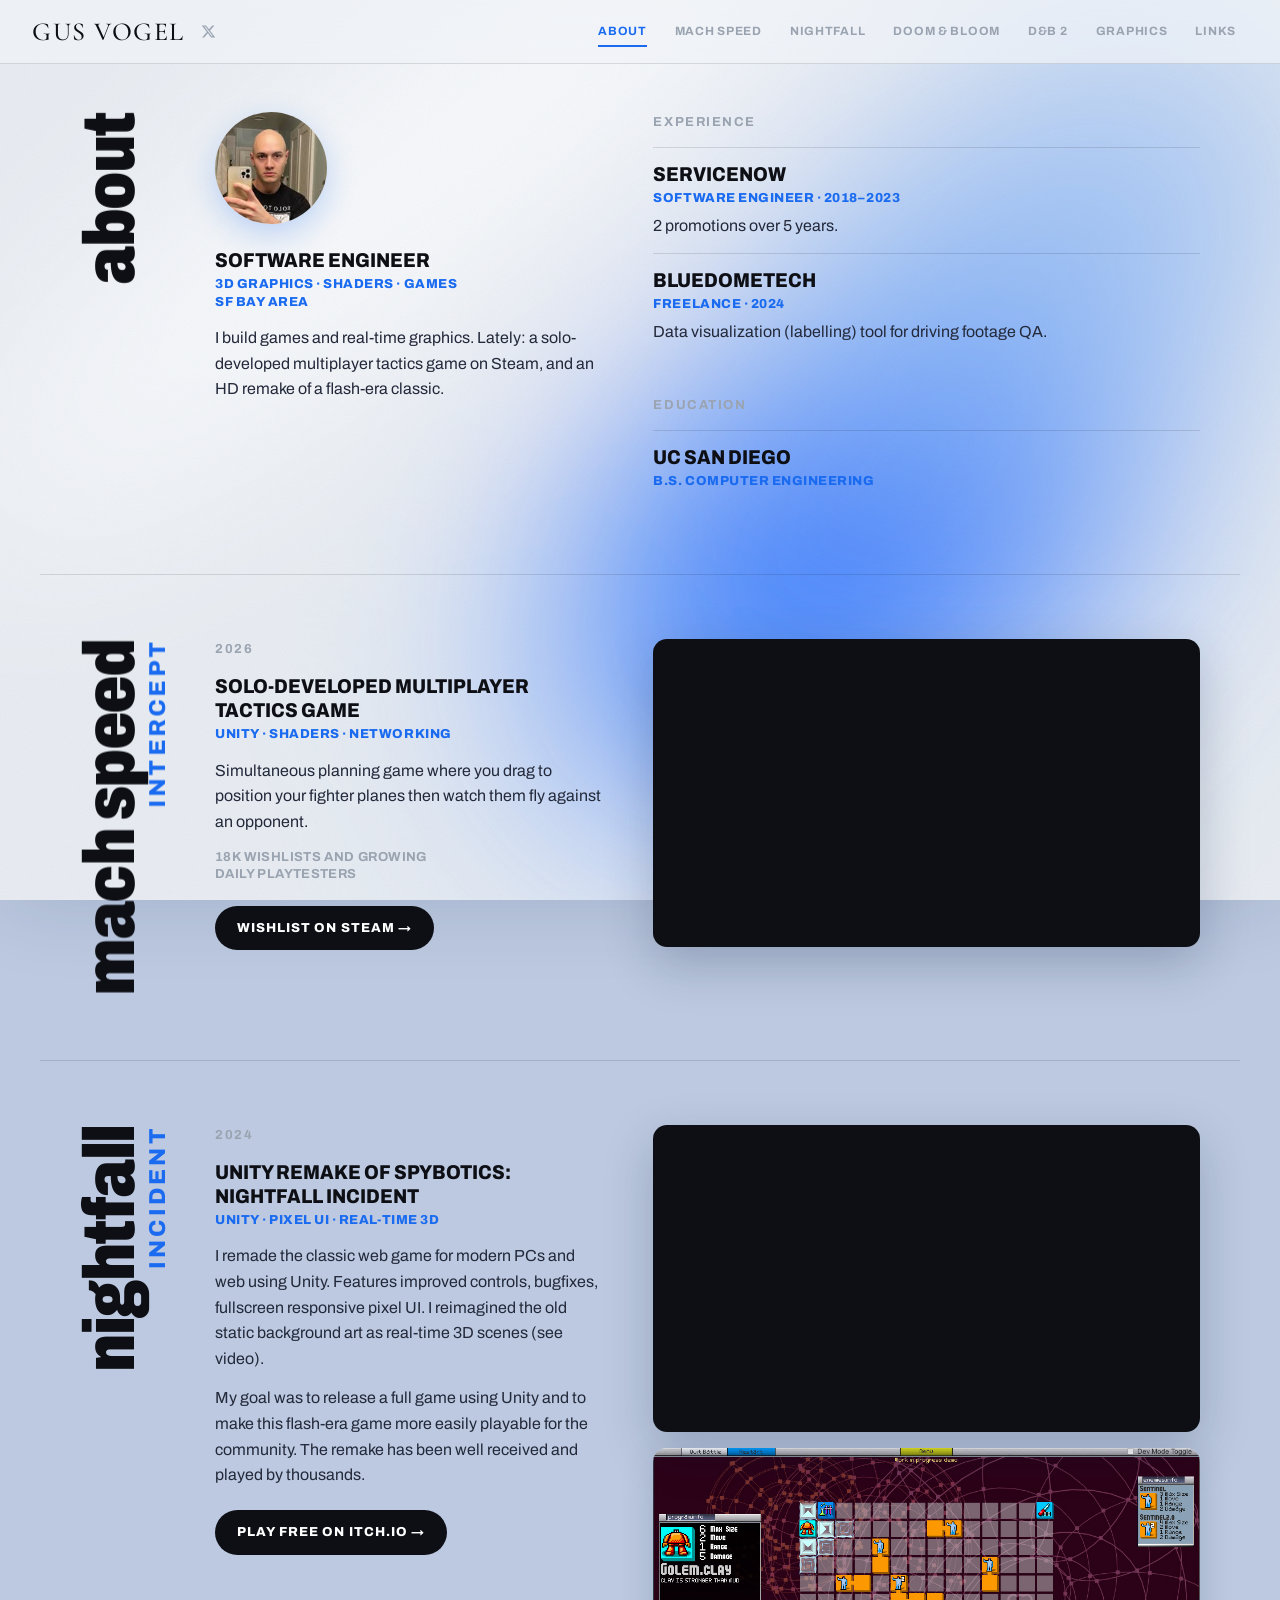
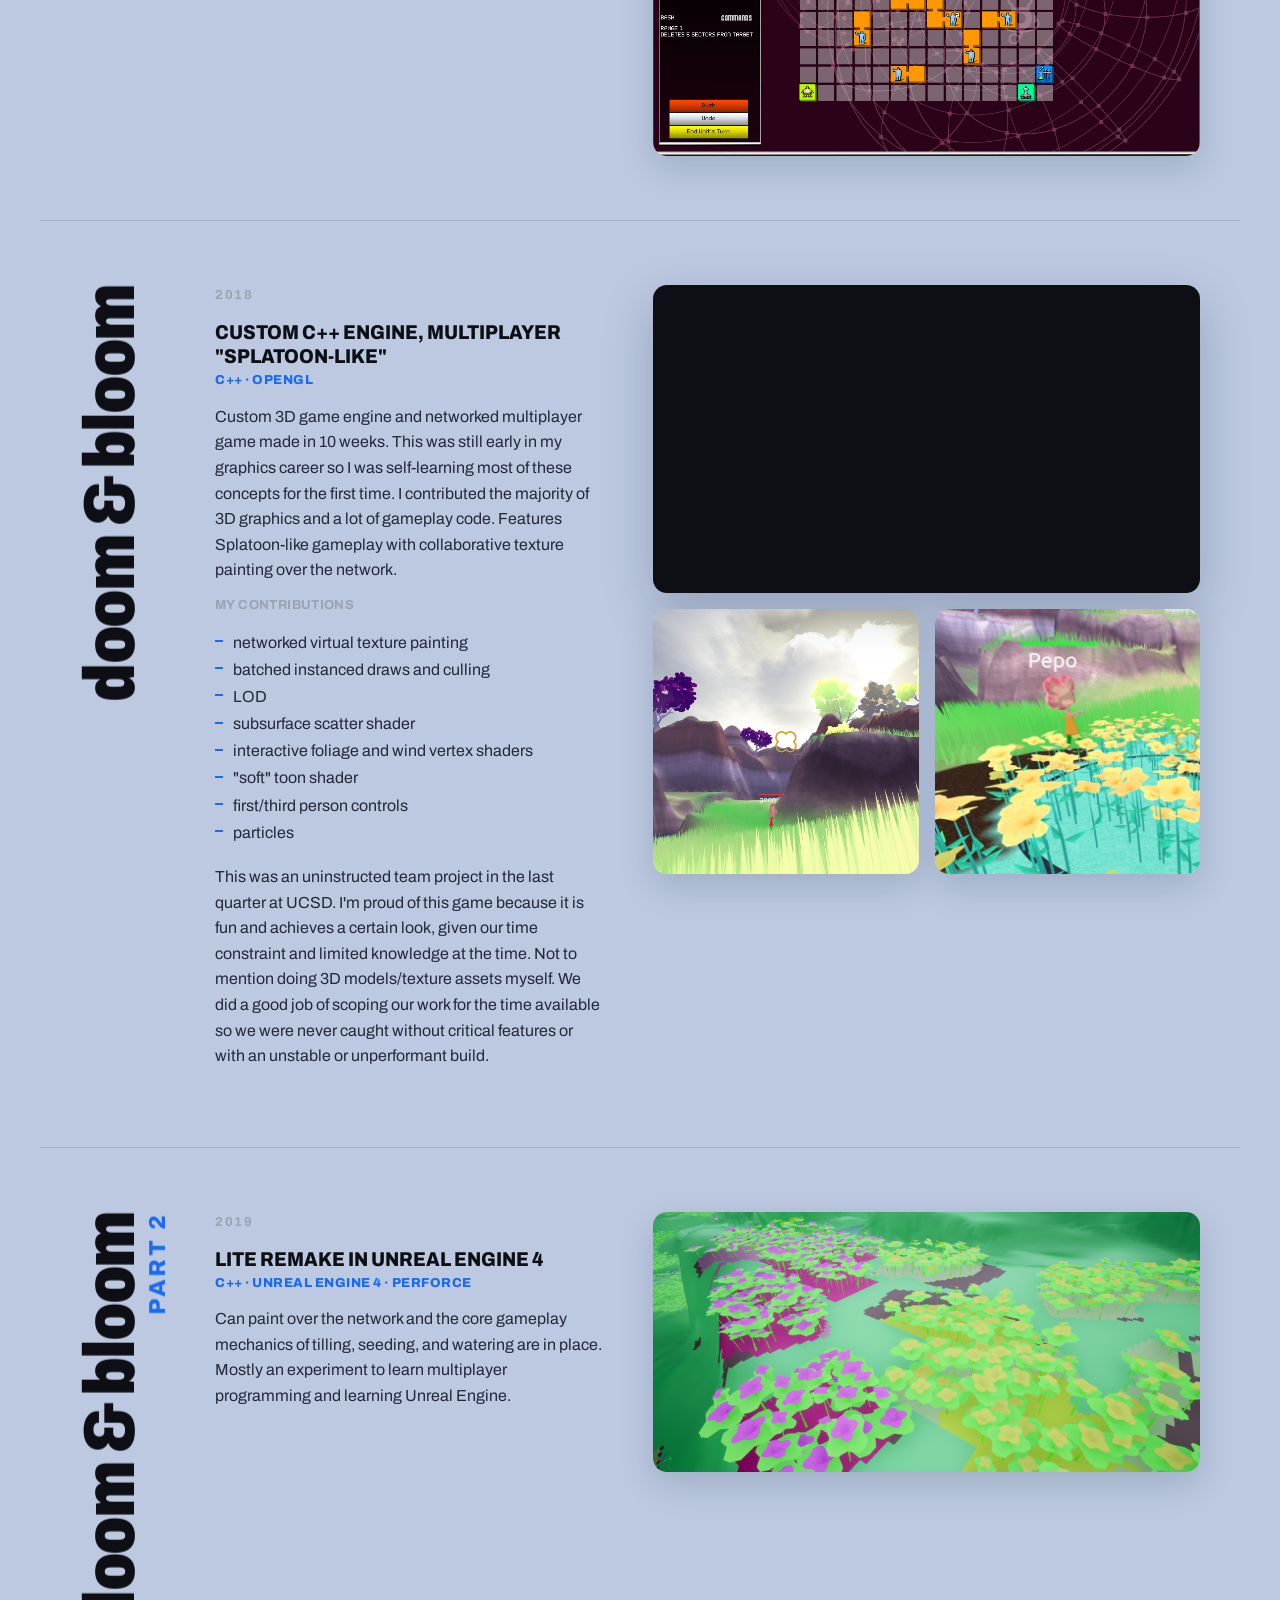
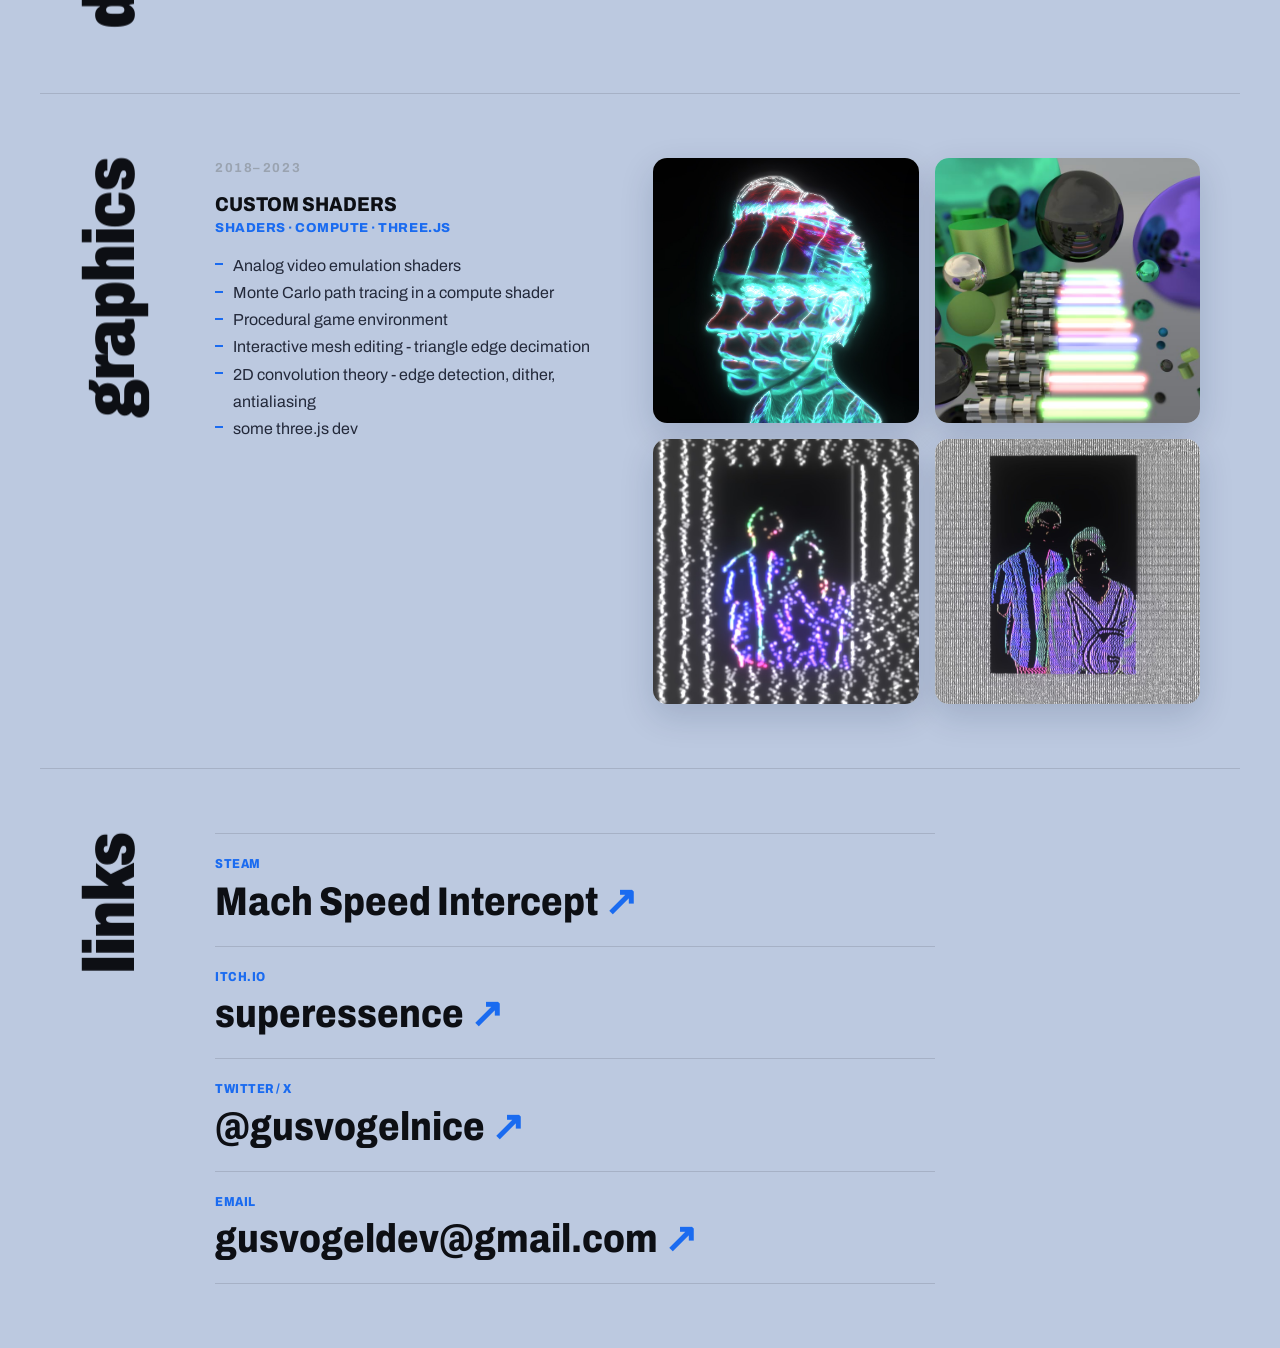
<file: index.html>
﻿<!DOCTYPE html>
<html lang="en">
<head>
    <meta charset="utf-8">
    <meta name="viewport" content="width=device-width, initial-scale=1">
    <title>Gus Vogel</title>
    <link rel="preconnect" href="https://fonts.googleapis.com">
    <link rel="preconnect" href="https://fonts.gstatic.com" crossorigin>
    <link rel="stylesheet" href="https://fonts.googleapis.com/css2?family=Archivo:wdth,wght@62..125,100..900&family=Cormorant+Garamond:wght@500&display=swap">
    <link rel="stylesheet" href="style.css">
    <script src="site.js" defer></script>
</head>
<body>

    <!-- Soft blurred gradient backdrop (fixed behind everything) -->
    <div class="haze" aria-hidden="true">
        <svg class="haze-blob" viewBox="0 0 1000 1000" preserveAspectRatio="xMidYMid slice">
            <defs>
                <filter id="soften" x="-50%" y="-50%" width="200%" height="200%">
                    <feGaussianBlur stdDeviation="70" />
                </filter>
                <radialGradient id="core" cx="50%" cy="50%" r="50%">
                    <stop class="haze-core-stop" offset="0" />
                    <stop class="haze-core-stop" offset="0.55" stop-opacity="0.75" />
                    <stop class="haze-soft-stop" offset="1" stop-opacity="0" />
                </radialGradient>
            </defs>
            <g filter="url(#soften)">
                <ellipse cx="640" cy="560" rx="300" ry="190" fill="url(#core)" transform="rotate(-38 640 560)" />
                <ellipse cx="760" cy="380" rx="200" ry="120" class="haze-soft-fill" opacity="0.7" transform="rotate(-38 760 380)" />
                <!-- white diagonal sheen, like light across a bottle -->
                <ellipse cx="380" cy="300" rx="420" ry="70" fill="#ffffff" opacity="0.9" transform="rotate(-38 380 300)" />
            </g>
        </svg>
        <svg class="haze-grain" width="100%" height="100%">
            <filter id="grain">
                <feTurbulence type="fractalNoise" baseFrequency="0.9" numOctaves="2" stitchTiles="stitch" />
                <feColorMatrix values="0 0 0 0 0.5  0 0 0 0 0.55  0 0 0 0 0.65  0 0 0 0.6 0" />
            </filter>
            <rect width="100%" height="100%" filter="url(#grain)" />
        </svg>
    </div>

    <header class="site-header">
        <div class="brand">
            <a class="wordmark" href="#about">Gus Vogel</a>
            <a class="social" href="https://x.com/gusvogelnice" aria-label="Gus Vogel on X" title="@gusvogelnice on X">
                <svg viewBox="0 0 24 24" aria-hidden="true"><path d="M18.244 2.25h3.308l-7.227 8.26 8.502 11.24H16.17l-5.214-6.817L4.99 21.75H1.68l7.73-8.835L1.254 2.25H8.08l4.713 6.231zm-1.161 17.52h1.833L7.084 4.126H5.117z" /></svg>
            </a>
        </div>
        <nav class="tabs" aria-label="Sections">
            <a href="#about">About</a>
            <a href="#mach-speed">Mach Speed</a>
            <a href="#nightfall">Nightfall</a>
            <a href="#doom-bloom">Doom &amp; Bloom</a>
            <a href="#doom-bloom-2">D&amp;B 2</a>
            <a href="#graphics">Graphics</a>
            <a href="#links">Links</a>
        </nav>
    </header>

    <main>

        <section class="panel" id="about">
            <h2 class="side-title">about</h2>
            <div class="panel-body">
                <div class="info">
                    <img class="avatar" src="./Assets/face.jpg" alt="Gus Vogel" />
                    <h3 class="label">Software engineer</h3>
                    <p class="tags">3D graphics · Shaders · Games<br>SF Bay Area</p>
                    <p>I build games and real-time graphics. Lately: a solo-developed multiplayer tactics game on Steam, and an HD remake of a flash-era classic.</p>
                </div>
                <div class="info">
                    <p class="eyebrow">Experience</p>
                    <div class="entry">
                        <h3 class="label">ServiceNow</h3>
                        <p class="tags">Software Engineer · 2018–2023</p>
                        <p>2 promotions over 5 years.</p>
                    </div>
                    <div class="entry">
                        <h3 class="label">BlueDomeTech</h3>
                        <p class="tags">Freelance · 2024</p>
                        <p>Data visualization (labelling) tool for driving footage QA.</p>
                    </div>

                    <p class="eyebrow">Education</p>
                    <div class="entry">
                        <h3 class="label">UC San Diego</h3>
                        <p class="tags">B.S. Computer Engineering</p>
                    </div>
                </div>
            </div>
        </section>

        <section class="panel" id="mach-speed">
            <h2 class="side-title">mach speed<span class="side-sub">intercept</span></h2>
            <div class="panel-body">
                <div class="info">
                    <p class="eyebrow">2026</p>
                    <h3 class="label">Solo-developed multiplayer tactics game</h3>
                    <p class="tags">Unity · Shaders · Networking</p>
                    <p>Simultaneous planning game where you drag to position your fighter planes then watch them fly against an opponent.</p>
                    <p class="muted">18k wishlists and growing<br>Daily playtesters</p>
                    <a class="cta" href="https://store.steampowered.com/app/3438610/Mach_Speed_Intercept/">Wishlist on Steam</a>
                </div>
                <div class="media">
                    <div class="video"><iframe src="https://www.youtube.com/embed/fY1Stgp0UWM" title="Mach Speed Intercept gameplay" allow="accelerometer; autoplay; clipboard-write; encrypted-media; gyroscope; picture-in-picture; web-share" allowfullscreen loading="lazy"></iframe></div>
                </div>
            </div>
        </section>

        <section class="panel" id="nightfall">
            <h2 class="side-title">nightfall<span class="side-sub">incident</span></h2>
            <div class="panel-body">
                <div class="info">
                    <p class="eyebrow">2024</p>
                    <h3 class="label">Unity remake of Spybotics: Nightfall Incident</h3>
                    <p class="tags">Unity · Pixel UI · Real-time 3D</p>
                    <p>I remade the classic web game for modern PCs and web using Unity. Features improved controls, bugfixes, fullscreen responsive pixel UI. I reimagined the old static background art as real-time 3D scenes (see video).</p>
                    <p>My goal was to release a full game using Unity and to make this flash-era game more easily playable for the community. The remake has been well received and played by thousands.</p>
                    <a class="cta" href="https://superessence.itch.io/nightfall">Play free on itch.io</a>
                </div>
                <div class="media">
                    <div class="video"><iframe src="https://www.youtube.com/embed/bjv9bVnHo6k" title="Nightfall Incident HD - all new 3D backdrops" allow="accelerometer; autoplay; clipboard-write; encrypted-media; gyroscope; picture-in-picture; web-share" allowfullscreen loading="lazy"></iframe></div>
                    <a class="shot" href="./Assets/spybotics.jpg"><img src="./Assets/spybotics.jpg" alt="Nightfall Incident remake screenshot" loading="lazy"></a>
                </div>
            </div>
        </section>

        <section class="panel" id="doom-bloom">
            <h2 class="side-title">doom &amp; bloom</h2>
            <div class="panel-body">
                <div class="info">
                    <p class="eyebrow">2018</p>
                    <h3 class="label">Custom C++ engine, multiplayer "Splatoon-like"</h3>
                    <p class="tags">C++ · OpenGL</p>
                    <p>Custom 3D game engine and networked multiplayer game made in 10 weeks. This was still early in my graphics career so I was self-learning most of these concepts for the first time. I contributed the majority of 3D graphics and a lot of gameplay code. Features Splatoon-like gameplay with collaborative texture painting over the network.</p>
                    <p class="muted">My contributions</p>
                    <ul class="ticks">
                        <li>networked virtual texture painting</li>
                        <li>batched instanced draws and culling</li>
                        <li>LOD</li>
                        <li>subsurface scatter shader</li>
                        <li>interactive foliage and wind vertex shaders</li>
                        <li>"soft" toon shader</li>
                        <li>first/third person controls</li>
                        <li>particles</li>
                    </ul>
                    <p>This was an uninstructed team project in the last quarter at UCSD. I'm proud of this game because it is fun and achieves a certain look, given our time constraint and limited knowledge at the time. Not to mention doing 3D models/texture assets myself. We did a good job of scoping our work for the time available so we were never caught without critical features or with an unstable or unperformant build.</p>
                </div>
                <div class="media">
                    <div class="video"><iframe src="https://www.youtube.com/embed/nr8D_TMRx2c" title="Doom & Bloom gameplay" allowfullscreen loading="lazy"></iframe></div>
                    <div class="grid2">
                        <a class="shot" href="./Assets/goon.jpg"><img src="./Assets/Thumbs/goon.jpg" alt="Doom & Bloom character" loading="lazy"></a>
                        <a class="shot" href="./Assets/gustaaf.jpg"><img src="./Assets/Thumbs/gustaaf.jpg" alt="Doom & Bloom character" loading="lazy"></a>
                    </div>
                </div>
            </div>
        </section>

        <section class="panel" id="doom-bloom-2">
            <h2 class="side-title">doom &amp; bloom<span class="side-sub">part 2</span></h2>
            <div class="panel-body">
                <div class="info">
                    <p class="eyebrow">2019</p>
                    <h3 class="label">Lite remake in Unreal Engine 4</h3>
                    <p class="tags">C++ · Unreal Engine 4 · Perforce</p>
                    <p>Can paint over the network and the core gameplay mechanics of tilling, seeding, and watering are in place. Mostly an experiment to learn multiplayer programming and learning Unreal Engine.</p>
                </div>
                <div class="media">
                    <a class="shot" href="./Assets/ScreenShot00036.jpg"><img src="./Assets/ScreenShot00036.jpg" alt="Doom & Bloom 2 screenshot" loading="lazy"></a>
                </div>
            </div>
        </section>

        <section class="panel" id="graphics">
            <h2 class="side-title">graphics</h2>
            <div class="panel-body">
                <div class="info">
                    <p class="eyebrow">2018–2023</p>
                    <h3 class="label">Custom shaders</h3>
                    <p class="tags">Shaders · Compute · three.js</p>
                    <ul class="ticks">
                        <li>Analog video emulation shaders</li>
                        <li>Monte Carlo path tracing in a compute shader</li>
                        <li>Procedural game environment</li>
                        <li>Interactive mesh editing - triangle edge decimation</li>
                        <li>2D convolution theory - edge detection, dither, antialiasing</li>
                        <li>some three.js dev</li>
                    </ul>
                </div>
                <div class="media grid2">
                    <a class="shot" href="./Assets/sobelbloom.jpg"><img src="./Assets/Thumbs/sobelbloom.jpg" alt="Sobel edge and bloom shader" loading="lazy"></a>
                    <a class="shot" href="./Assets/render11.jpg"><img src="./Assets/Thumbs/render11.jpg" alt="Path traced render" loading="lazy"></a>
                    <a class="shot" href="./Assets/CRT.jpg"><img src="./Assets/Thumbs/CRT.jpg" alt="CRT emulation shader" loading="lazy"></a>
                    <a class="shot" href="./Assets/duo.jpg"><img src="./Assets/duo.jpg" alt="Shader render" loading="lazy"></a>
                </div>
            </div>
        </section>

        <section class="panel" id="links">
            <h2 class="side-title">links</h2>
            <div class="panel-body single">
                <ul class="link-list">
                    <li><a href="https://store.steampowered.com/app/3438610/Mach_Speed_Intercept/"><span class="tags">Steam</span>Mach Speed Intercept</a></li>
                    <li><a href="https://superessence.itch.io/"><span class="tags">itch.io</span>superessence</a></li>
                    <li><a href="https://twitter.com/gusvogelnice"><span class="tags">Twitter / X</span>@gusvogelnice</a></li>
                    <!-- site.js joins these into a mailto link, so the address never appears in the HTML -->
                    <li><a class="email-link" data-user="gusvogeldev" data-domain="gmail.com"><span class="tags">Email</span><span class="email-text">gusvogeldev [at] gmail [dot] com</span></a></li>
                </ul>
            </div>
        </section>

    </main>
</body>
</html>
</file>
<file: style.css>
﻿/* ------------------------------------------------------------------
   Palette: cool off-white bottle, saturated blue haze, ink-black type
   ------------------------------------------------------------------ */
:root {
    --bg: #e9edf2;
    --ink: #0d0f14;
    --text: #23293a;
    --muted: #9aa3b0;
    --line: rgba(13, 15, 20, 0.12);
    --header-h: 64px;
    --page-max: 1320px; /* wider screens get side panels beyond this */
    --title-size: 72px; /* sideways section titles */

    --font-display: 'Archivo', 'Helvetica Neue', Arial, sans-serif;
    --font-body: 'Archivo', 'Helvetica Neue', Arial, sans-serif;
    --font-mark: 'Cormorant Garamond', Georgia, serif;

    /* Section colors: --haze-core / --haze-soft tint the background blob,
       --accent is a darker version for text (tags, active tab, buttons).
       site.js sets data-section on <html> as you scroll; the colors fade
       between sections because they're registered with @property below. */
    --haze-core: #1f6fff;
    --haze-soft: #8db8f6;
    --accent: #1a6bf0;
    transition: --haze-core 1.2s ease, --haze-soft 1.2s ease, --accent 1.2s ease;
}

/* about + links share the original blue */
:root[data-section="mach-speed"] {
    --haze-core: #ff6a1a;
    --haze-soft: #ffc08a;
    --accent: #c4500c;
}

:root[data-section="nightfall"] {
    --haze-core: #7a3cff;
    --haze-soft: #c3a6ff;
    --accent: #6a2ee0;
}

:root[data-section="doom-bloom"] {
    --haze-core: #18b86a;
    --haze-soft: #9be3bc;
    --accent: #0d8048;
}

:root[data-section="doom-bloom-2"] {
    --haze-core: #ff3d8b;
    --haze-soft: #ffb0cf;
    --accent: #c81e63;
}

:root[data-section="graphics"] {
    --haze-core: #00b2c9;
    --haze-soft: #8fe0ea;
    --accent: #007f92;
}

/* Registering the color variables lets the browser animate them */
@property --haze-core {
    syntax: '<color>';
    inherits: true;
    initial-value: #1f6fff;
}

@property --haze-soft {
    syntax: '<color>';
    inherits: true;
    initial-value: #8db8f6;
}

@property --accent {
    syntax: '<color>';
    inherits: true;
    initial-value: #1a6bf0;
}

* {
    box-sizing: border-box;
}

html {
    scroll-behavior: smooth;
    scroll-padding-top: var(--header-h);
}

/* Side panels: the area outside the page column on wide screens.
   Lightly tinted by the section color, so they fade along with it. */
body {
    margin: 0;
    background: #cdd3dc;
    background: color-mix(in srgb, var(--haze-core) 10%, #cdd3dc);
    color: var(--text);
    font: 400 16px/1.6 var(--font-body);
    -webkit-font-smoothing: antialiased;
}

a {
    color: inherit;
}

img {
    display: block;
    max-width: 100%;
}

/* ------------------------------------------------------------------
   Backdrop: blurred SVG blob + film grain, fixed behind the page
   ------------------------------------------------------------------ */
/* The page column: the backdrop and header both span exactly this width */
.haze,
.site-header {
    left: 50%;
    width: min(100%, var(--page-max));
    transform: translateX(-50%);
}

.haze {
    position: fixed;
    top: 0;
    bottom: 0;
    z-index: -1;
    overflow: hidden;
    pointer-events: none;
    background: var(--bg);
    box-shadow: 0 0 80px rgba(13, 30, 70, 0.14);
}

main {
    max-width: var(--page-max);
    margin: 0 auto;
}

.haze-blob {
    position: absolute;
    inset: -10%;
    width: 120%;
    height: 120%;
    transform: translate(var(--haze-x, 0%), var(--haze-y, 0%));
    transition: transform 1.4s cubic-bezier(.22, .61, .36, 1);
    will-change: transform;
}

.haze-core-stop {
    stop-color: var(--haze-core);
}

.haze-soft-stop {
    stop-color: var(--haze-soft);
}

.haze-soft-fill {
    fill: var(--haze-soft);
}

.haze-grain {
    position: absolute;
    inset: 0;
    opacity: 0.18;
    mix-blend-mode: multiply;
}

/* ------------------------------------------------------------------
   Header with section tabs
   ------------------------------------------------------------------ */
.site-header {
    position: fixed;
    top: 0;
    z-index: 10;
    height: var(--header-h);
    display: flex;
    align-items: center;
    gap: 32px;
    padding: 0 32px;
    background: rgba(240, 243, 247, 0.72);
    backdrop-filter: blur(14px) saturate(1.2);
    -webkit-backdrop-filter: blur(14px) saturate(1.2);
    border-bottom: 1px solid var(--line);
}

/* Name + small X link */
.brand {
    display: flex;
    align-items: center;
    gap: 12px;
}

.social {
    display: flex;
    flex: none;
    padding: 4px;
    color: var(--muted);
    transition: color .2s;
}

.social:hover {
    color: var(--accent);
}

.social svg {
    width: 15px;
    height: 15px;
    fill: currentColor;
}

.wordmark {
    font-family: var(--font-mark);
    font-weight: 500;
    font-size: 26px;
    letter-spacing: 0.06em;
    text-transform: uppercase;
    text-decoration: none;
    color: var(--ink);
    white-space: nowrap;
}

.tabs {
    display: flex;
    gap: 4px;
    margin-left: auto;
    overflow-x: auto;
    scrollbar-width: none;
}

.tabs::-webkit-scrollbar {
    display: none;
}

.tabs a {
    position: relative;
    padding: 8px 12px;
    font-size: 12px;
    font-weight: 700;
    letter-spacing: 0.06em;
    text-transform: uppercase;
    text-decoration: none;
    white-space: nowrap;
    color: var(--muted);
    transition: color .25s;
}

.tabs a:hover {
    color: var(--ink);
}

.tabs a::after {
    content: "";
    position: absolute;
    left: 12px;
    right: 12px;
    bottom: 2px;
    height: 2px;
    background: var(--accent);
    transform: scaleX(0);
    transition: transform .3s;
}

.tabs a.active {
    color: var(--accent);
}

.tabs a.active::after {
    transform: scaleX(1);
}

/* ------------------------------------------------------------------
   Sections: sideways title + content
   ------------------------------------------------------------------ */
.panel {
    display: grid;
    /* fixed title column (title + subtitle line) so every section's content lines up */
    grid-template-columns: calc(var(--title-size) * 1.32) 1fr;
    gap: 40px;
    max-width: 1200px;
    margin: 0 auto;
    padding: 64px 40px;
}

/* first section clears the fixed header */
.panel:first-child {
    padding-top: calc(var(--header-h) + 48px);
}

/* hairline between sections */
.panel + .panel {
    border-top: 1px solid var(--line);
}

.side-title {
    position: sticky;
    top: calc(var(--header-h) + 40px);
    align-self: start;
    white-space: nowrap; /* never wrap: split long names with .side-sub instead */
    text-align: end; /* after the 180deg turn, "end" is the top: lines hang from the top */
    margin: 0;
    writing-mode: vertical-rl;
    transform: rotate(180deg);
    font-family: var(--font-display);
    font-weight: 900;
    font-stretch: 78%;
    font-size: var(--title-size);
    line-height: 0.86;
    letter-spacing: -0.02em;
    color: var(--ink);
}

/* Second, smaller line in the section color (e.g. "intercept").
   It fits inside the fixed title column, so content never shifts. */
.side-sub {
    display: block;
    margin-block-start: 0.18em;
    font-size: 0.32em;
    font-weight: 800;
    font-stretch: 100%;
    line-height: 1;
    letter-spacing: 0.14em;
    text-transform: uppercase;
    color: var(--accent);
}

.panel-body {
    display: grid;
    grid-template-columns: minmax(260px, 5fr) 7fr;
    gap: 48px;
    align-items: start;
}

.panel-body.single {
    grid-template-columns: 1fr;
}

.info > p {
    margin: 0 0 14px;
    max-width: 52ch;
}

.eyebrow {
    margin: 0 0 8px;
    font-size: 13px;
    font-weight: 700;
    letter-spacing: 0.12em;
    text-transform: uppercase;
    color: var(--muted);
}

.info .eyebrow:not(:first-child) {
    margin-top: 36px;
}

.label {
    margin: 0 0 4px;
    font-family: var(--font-display);
    font-weight: 800;
    font-stretch: 90%;
    font-size: 20px;
    line-height: 1.2;
    text-transform: uppercase;
    color: var(--ink);
}

.tags {
    display: block;
    margin: 0 0 20px;
    font-size: 13px;
    font-weight: 800;
    letter-spacing: 0.04em;
    line-height: 1.35;
    text-transform: uppercase;
    color: var(--accent);
}

.muted {
    font-size: 13px;
    font-weight: 700;
    letter-spacing: 0.03em;
    line-height: 1.35;
    text-transform: uppercase;
    color: var(--muted);
}

.entry {
    padding: 14px 0;
    border-top: 1px solid var(--line);
}

.entry .tags {
    margin-bottom: 6px;
}

.entry p {
    margin: 0;
}

.avatar {
    width: 112px;
    height: 112px;
    margin-bottom: 24px;
    border-radius: 50%;
    object-fit: cover;
    box-shadow: 0 10px 30px rgba(26, 107, 240, 0.25);
}

.ticks {
    margin: 0 0 18px;
    padding: 0;
    list-style: none;
}

.ticks li {
    position: relative;
    padding-left: 18px;
    line-height: 1.7;
}

.ticks li::before {
    content: "";
    position: absolute;
    left: 0;
    top: 0.72em;
    width: 8px;
    height: 2px;
    background: var(--accent);
}

.cta {
    display: inline-block;
    margin-top: 8px;
    padding: 12px 22px;
    border-radius: 999px;
    background: var(--ink);
    color: #fff;
    font-size: 13px;
    font-weight: 800;
    letter-spacing: 0.08em;
    text-transform: uppercase;
    text-decoration: none;
    transition: background .2s, transform .2s;
}

.cta::after {
    content: " \2192";
}

.cta:hover {
    background: var(--accent);
    transform: translateY(-1px);
}

/* ------------------------------------------------------------------
   Media
   ------------------------------------------------------------------ */
.media {
    display: grid;
    gap: 16px;
}

.video {
    position: relative;
    aspect-ratio: 16 / 9;
    border-radius: 14px;
    overflow: hidden;
    background: #0d0f14;
    box-shadow: 0 18px 50px rgba(13, 30, 70, 0.22);
}

.video iframe {
    position: absolute;
    inset: 0;
    width: 100%;
    height: 100%;
    border: 0;
}

.grid2 {
    display: grid;
    grid-template-columns: 1fr 1fr;
    gap: 16px;
}

.shot {
    display: block;
    border-radius: 14px;
    overflow: hidden;
    background: rgba(255, 255, 255, 0.4);
    box-shadow: 0 12px 34px rgba(13, 30, 70, 0.16);
}

.shot img {
    width: 100%;
    height: 100%;
    object-fit: cover;
    transition: transform .5s cubic-bezier(.22, .61, .36, 1);
}

.grid2 .shot {
    aspect-ratio: 1;
}

.shot:hover img {
    transform: scale(1.04);
}

/* ------------------------------------------------------------------
   Links section
   ------------------------------------------------------------------ */
.link-list {
    margin: 0;
    padding: 0;
    list-style: none;
    max-width: 720px;
}

.link-list li {
    border-top: 1px solid var(--line);
}

.link-list li:last-child {
    border-bottom: 1px solid var(--line);
}

.link-list a {
    display: block;
    padding: 22px 0;
    font-family: var(--font-display);
    font-weight: 800;
    font-stretch: 85%;
    font-size: clamp(26px, 4vw, 40px);
    line-height: 1.1;
    color: var(--ink);
    text-decoration: none;
    transition: color .2s, padding-left .3s;
}

/* only real links (the email row has no href until site.js builds it) */
.link-list a[href]::after {
    content: " \2197";
    color: var(--accent);
}

.link-list a[href]:hover {
    color: var(--accent);
    padding-left: 10px;
}

.link-list .tags {
    margin: 0 0 6px;
}

/* ------------------------------------------------------------------
   Smaller screens
   ------------------------------------------------------------------ */
@media (max-width: 900px) {
    .panel-body {
        grid-template-columns: 1fr;
        gap: 32px;
    }
}

@media (max-width: 640px) {
    :root {
        --header-h: 96px;
    }

    .site-header {
        flex-direction: column;
        align-items: stretch;
        justify-content: center;
        gap: 4px;
        padding: 0 16px;
    }

    .wordmark {
        font-size: 22px;
    }

    .tabs {
        margin: 0 -16px;
        padding: 0 8px;
    }

    .panel {
        gap: 18px;
        padding: 40px 16px;
    }

    .panel:first-child {
        padding-top: calc(var(--header-h) + 24px);
    }

    :root {
        --title-size: 44px;
    }
}

@media (prefers-reduced-motion: reduce) {
    html {
        scroll-behavior: auto;
        transition: none;
    }

    .haze-blob,
    .shot img {
        transition: none;
    }
}
</file>
